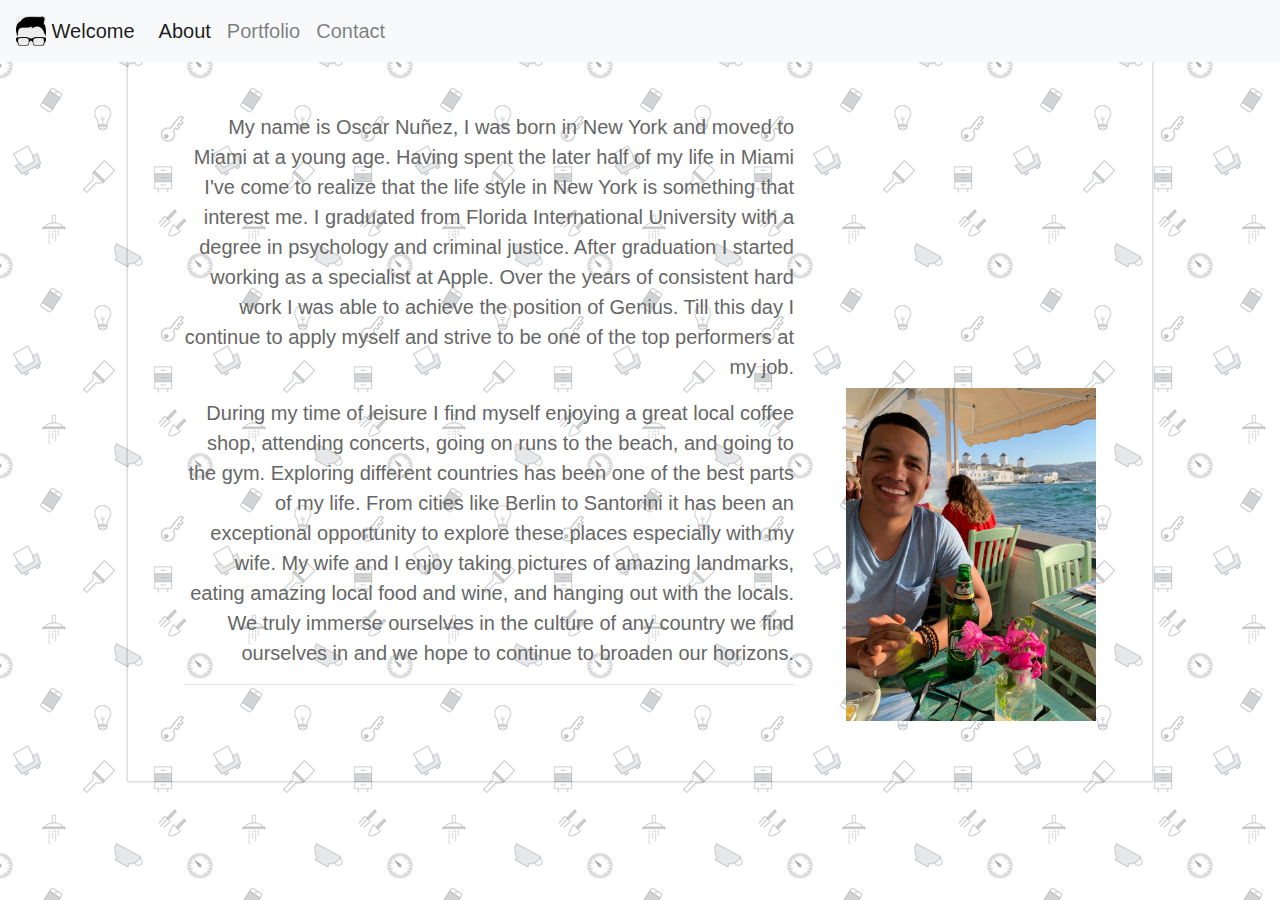
<file: index.html>
<!doctype html>
<html lang="en">
  <head>
    <!-- Required meta tags -->
    <meta charset="utf-8">
    <meta name="viewport" content="width=device-width, initial-scale=1, shrink-to-fit=no">

    <!-- Bootstrap CSS -->
    <link rel="stylesheet" href="https://stackpath.bootstrapcdn.com/bootstrap/4.4.1/css/bootstrap.min.css" integrity="sha384-Vkoo8x4CGsO3+Hhxv8T/Q5PaXtkKtu6ug5TOeNV6gBiFeWPGFN9MuhOf23Q9Ifjh" crossorigin="anonymous">

    <!-- local CSS -->
    <link rel="stylesheet" type="text/css" href="style.css">

    <title>Portfolio</title>
  </head>
  <body>
      <!--Nav-->
    <nav class="navbar navbar-expand-lg navbar-light bg-light">
        <a class="navbar-brand" href="#">
            <img src= "asset/images/glasses.jpg" width="30" height="30" class="d-inline-block align-top" alt="">
            Welcome
          </a>
        <button class="navbar-toggler" type="button" data-toggle="collapse" data-target="#navbarNav" aria-controls="navbarNav" aria-expanded="false" aria-label="Toggle navigation">
          <span class="navbar-toggler-icon"></span>
        </button>
        <div class="collapse navbar-collapse" id="navbarNav">
          <ul class="navbar-nav">
            <li class="nav-item active">
              <a class="nav-link" href="index.html">About<span class="sr-only">(current)</span></a>
            </li>
            <li class="nav-item">
              <a class="nav-link" href="portfolio.html">Portfolio</a>
            </li>
            <li class="nav-item">
              <a class="nav-link" href="contact.html">Contact</a>
            </li>
          </ul>
        </div>
      </nav>
<!--INFO-->



<main>
  <header>
    <div class="intro-text">
      <p>
        My name is Oscar Nuñez, I was born in New York and moved to Miami at a young age.
        Having spent the later half of my life in Miami I've come to realize that the life style in New York is something that interest me.
        I graduated from Florida International University with a degree in psychology and criminal justice. 
        After graduation I started working as a specialist at Apple. Over the years of consistent hard work I was able to achieve the position of Genius. 
        Till this day I continue to apply myself and strive to be one of the top performers at my job. 
    </p>
    <p>
        During my time of leisure I find myself enjoying a great local coffee shop, attending concerts, going on runs to the beach, and going to the gym. 
        Exploring different countries has been one of the best parts of my life. From cities like Berlin to Santorini it has been an exceptional opportunity to explore these places especially with my wife.
        My wife and I enjoy taking pictures of amazing landmarks, eating amazing local food and wine, and hanging out with the locals. 
        We truly immerse ourselves in the culture of any country we find ourselves in and we hope to continue to broaden our horizons.
    </p>
      <hr class="star-light"/><span class="skills"></span>
    </div><img src="asset/images/biopic.jpeg" alt="Me"/>
  </header>
      
    <!-- Optional JavaScript -->
    <!-- jQuery first, then Popper.js, then Bootstrap JS -->
    <script src="https://code.jquery.com/jquery-3.4.1.slim.min.js" integrity="sha384-J6qa4849blE2+poT4WnyKhv5vZF5SrPo0iEjwBvKU7imGFAV0wwj1yYfoRSJoZ+n" crossorigin="anonymous"></script>
    <script src="https://cdn.jsdelivr.net/npm/popper.js@1.16.0/dist/umd/popper.min.js" integrity="sha384-Q6E9RHvbIyZFJoft+2mJbHaEWldlvI9IOYy5n3zV9zzTtmI3UksdQRVvoxMfooAo" crossorigin="anonymous"></script>
    <script src="https://stackpath.bootstrapcdn.com/bootstrap/4.4.1/js/bootstrap.min.js" integrity="sha384-wfSDF2E50Y2D1uUdj0O3uMBJnjuUD4Ih7YwaYd1iqfktj0Uod8GCExl3Og8ifwB6" crossorigin="anonymous"></script>
  </body>
</html>
</file>
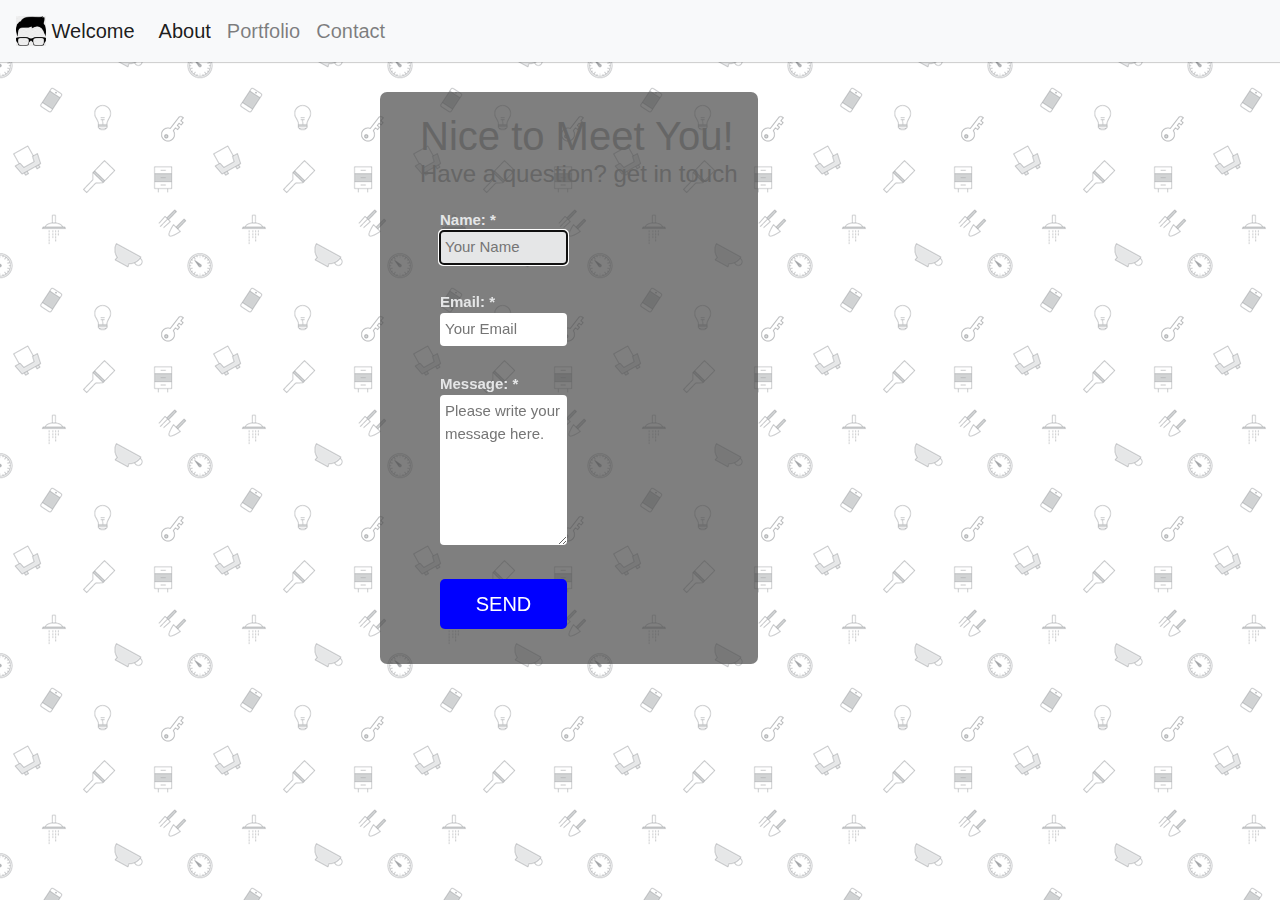
<file: contact.html>
<!doctype html>
<html lang="en">
  <head>
    <!-- Required meta tags -->
    <meta charset="utf-8">
    <meta name="viewport" content="width=device-width, initial-scale=1, shrink-to-fit=no">

    <!-- Bootstrap CSS -->
    <link rel="stylesheet" href="https://stackpath.bootstrapcdn.com/bootstrap/4.4.1/css/bootstrap.min.css" integrity="sha384-Vkoo8x4CGsO3+Hhxv8T/Q5PaXtkKtu6ug5TOeNV6gBiFeWPGFN9MuhOf23Q9Ifjh" crossorigin="anonymous"
    link href= "https://fonts.googleapis.com/css?family=Raleway";
    >
    

    <!-- local CSS -->
    <link rel="stylesheet" type="text/css" href="style.css">

    <title>Get in touch</title>
  </head>
  <body>
    <!--Nav-->
    <nav class="navbar navbar-expand-lg navbar-light bg-light">
      <a class="navbar-brand" href="#">
          <img src= "asset/images/glasses.jpg" width="30" height="30" class="d-inline-block align-top" alt="">
          Welcome
        </a>
      <button class="navbar-toggler" type="button" data-toggle="collapse" data-target="#navbarNav" aria-controls="navbarNav" aria-expanded="false" aria-label="Toggle navigation">
        <span class="navbar-toggler-icon"></span>
      </button>
      <div class="collapse navbar-collapse" id="navbarNav">
        <ul class="navbar-nav">
          <li class="nav-item active">
            <a class="nav-link" href="index.html">About<span class="sr-only">(current)</span></a>
          </li>
          <li class="nav-item">
            <a class="nav-link" href="portfolio.html">Portfolio</a>
          </li>
          <li class="nav-item">
            <a class="nav-link" href="contact.html">Contact</a>
          </li>
        </ul>
      </div>
    </nav>
    <!--contact form-->
    <div id="contact-form">
      <div>
        <h1>Nice to Meet You!</h1> 
        <h4>Have a question? get in touch</h4> 
      </div>
        <p id="failure">message not sent.</p>  
        <p id="success">Your message was sent successfully.</p>
    
           <form method="post" action="/">
          <div>
              <label for="name">
                <span class="required">Name: *</span> 
                <input type="text" id="name" name="name" value="" placeholder="Your Name" required="required" tabindex="1" autofocus="autofocus" />
              </label> 
          </div>
          <div>
              <label for="email">
                <span class="required">Email: *</span>
                <input type="email" id="email" name="email" value="" placeholder="Your Email" tabindex="2" required="required" />
              </label>  
          </div>		          
              
          <div>		          
              <label for="message">
                <span class="required">Message: *</span> 
                <textarea id="message" name="message" placeholder="Please write your message here." tabindex="5" required="required"></textarea> 
              </label>  
          </div>
          <div>		           
              <button name="submit" type="submit" id="submit" >SEND</button> 
          </div>
           </form>
    
      </div>

    <footer>
  
    </footer>

    <!-- Optional JavaScript -->
    <!-- jQuery first, then Popper.js, then Bootstrap JS -->
    <script src="https://code.jquery.com/jquery-3.4.1.slim.min.js" integrity="sha384-J6qa4849blE2+poT4WnyKhv5vZF5SrPo0iEjwBvKU7imGFAV0wwj1yYfoRSJoZ+n" crossorigin="anonymous"></script>
    <script src="https://cdn.jsdelivr.net/npm/popper.js@1.16.0/dist/umd/popper.min.js" integrity="sha384-Q6E9RHvbIyZFJoft+2mJbHaEWldlvI9IOYy5n3zV9zzTtmI3UksdQRVvoxMfooAo" crossorigin="anonymous"></script>
    <script src="https://stackpath.bootstrapcdn.com/bootstrap/4.4.1/js/bootstrap.min.js" integrity="sha384-wfSDF2E50Y2D1uUdj0O3uMBJnjuUD4Ih7YwaYd1iqfktj0Uod8GCExl3Og8ifwB6" crossorigin="anonymous"></script>
  </body>
</html>
</file>
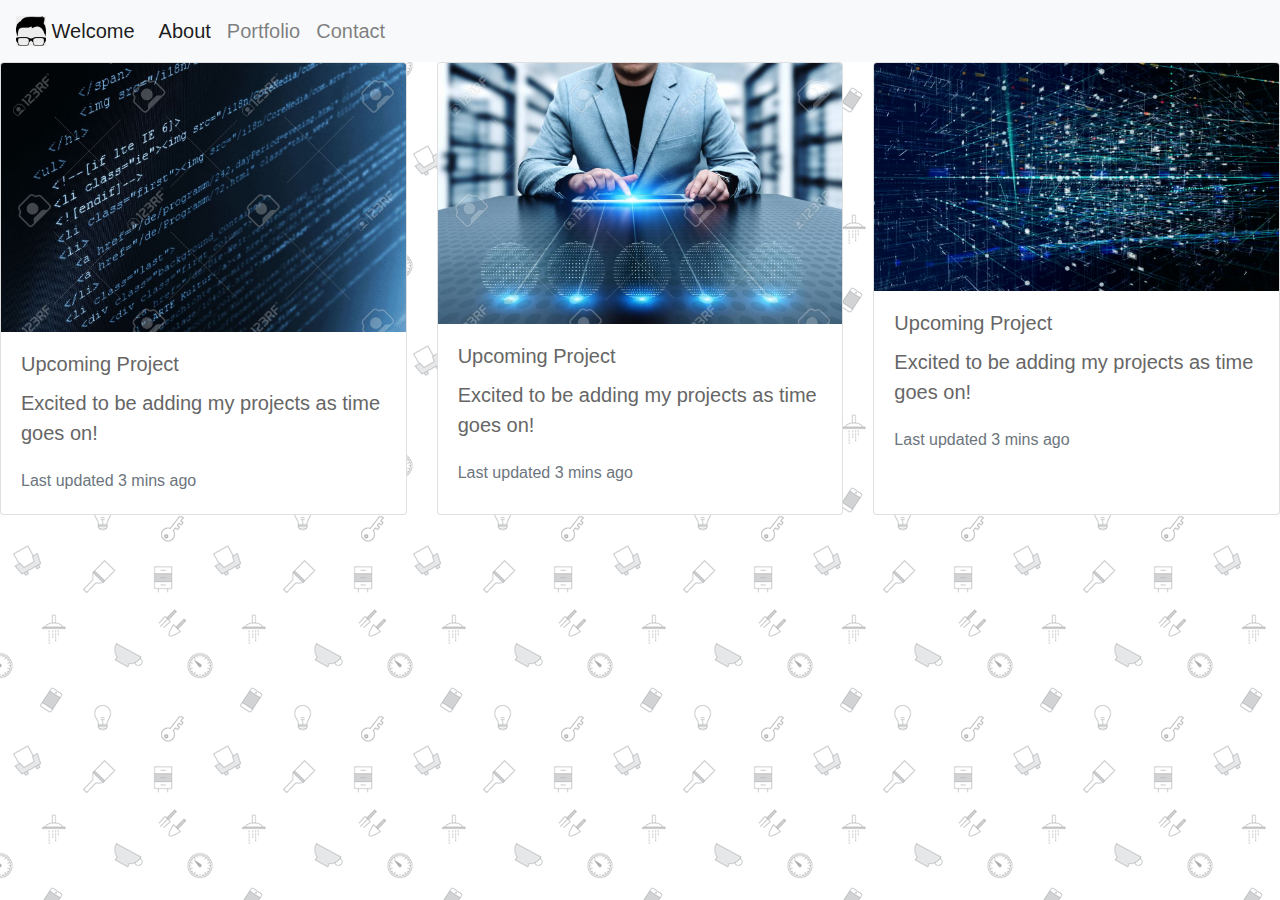
<file: portfolio.html>
<!doctype html>
<html lang="en">
  <head>
    <!-- Required meta tags -->
    <meta charset="utf-8">
    <meta name="viewport" content="width=device-width, initial-scale=1, shrink-to-fit=no">

    <!-- Bootstrap CSS -->
    <link rel="stylesheet" href="https://stackpath.bootstrapcdn.com/bootstrap/4.4.1/css/bootstrap.min.css" integrity="sha384-Vkoo8x4CGsO3+Hhxv8T/Q5PaXtkKtu6ug5TOeNV6gBiFeWPGFN9MuhOf23Q9Ifjh" crossorigin="anonymous">

    <!-- local CSS -->
    <link rel="stylesheet" type="text/css" href="style.css">

    <title>Project</title>
  </head>
  <body>
    <!--Nav-->
    <nav class="navbar navbar-expand-lg navbar-light bg-light">
      <a class="navbar-brand" href="#">
          <img src= "asset/images/glasses.jpg" width="30" height="30" class="d-inline-block align-top" alt="">
          Welcome
        </a>
      <button class="navbar-toggler" type="button" data-toggle="collapse" data-target="#navbarNav" aria-controls="navbarNav" aria-expanded="false" aria-label="Toggle navigation">
        <span class="navbar-toggler-icon"></span>
      </button>
      <div class="collapse navbar-collapse" id="navbarNav">
        <ul class="navbar-nav">
          <li class="nav-item active">
            <a class="nav-link" href="index.html">About<span class="sr-only">(current)</span></a>
          </li>
          <li class="nav-item">
            <a class="nav-link" href="portfolio.html">Portfolio</a>
          </li>
          <li class="nav-item">
            <a class="nav-link" href="contact.html">Contact</a>
          </li>
        </ul>
      </div>
    </nav>

    <!--portfolio-->
    <div class="card-deck">
      <div class="card">
        <img src="asset/images/card1.jpg" class="card-img-top" alt="technology">
        <div class="card-body">
          <h5 class="card-title">Upcoming Project</h5>
          <p class="card-text">Excited to be adding my projects as time goes on!</p>
          <p class="card-text"><small class="text-muted">Last updated 3 mins ago</small></p>
        </div>
      </div>
      <div class="card">
        <img src="asset/images/card2.jpg" class="card-img-top" alt="technology">
        <div class="card-body">
          <h5 class="card-title">Upcoming Project</h5>
          <p class="card-text">Excited to be adding my projects as time goes on!</p>
          <p class="card-text"><small class="text-muted">Last updated 3 mins ago</small></p>
        </div>
      </div>
      <div class="card">
        <img src="asset/images/card3.jpg" class="card-img-top" alt="technology">
        <div class="card-body">
          <h5 class="card-title">Upcoming Project</h5>
          <p class="card-text">Excited to be adding my projects as time goes on!</p>
          <p class="card-text"><small class="text-muted">Last updated 3 mins ago</small></p>
        </div>
      </div>
    </div>

    <!-- Optional JavaScript -->
    <!-- jQuery first, then Popper.js, then Bootstrap JS -->
    <script src="https://code.jquery.com/jquery-3.4.1.slim.min.js" integrity="sha384-J6qa4849blE2+poT4WnyKhv5vZF5SrPo0iEjwBvKU7imGFAV0wwj1yYfoRSJoZ+n" crossorigin="anonymous"></script>
    <script src="https://cdn.jsdelivr.net/npm/popper.js@1.16.0/dist/umd/popper.min.js" integrity="sha384-Q6E9RHvbIyZFJoft+2mJbHaEWldlvI9IOYy5n3zV9zzTtmI3UksdQRVvoxMfooAo" crossorigin="anonymous"></script>
    <script src="https://stackpath.bootstrapcdn.com/bootstrap/4.4.1/js/bootstrap.min.js" integrity="sha384-wfSDF2E50Y2D1uUdj0O3uMBJnjuUD4Ih7YwaYd1iqfktj0Uod8GCExl3Og8ifwB6" crossorigin="anonymous"></script>
  </body>
</html>
</file>
<file: style.css>
.name {
    background-color: #4aaaa5;
    color: white;
    height: 100px;
}

@media only screen and (max-width: 580px){
    .card-deck{

    }
}

/*contact css*/

html{
    background-image: url("asset/images/doodles.png");
    height:100%;
    background-color: #000;
 }
 * {
    box-sizing:border-box;
    -webkit-box-sizing:border-box;
    -moz-box-sizing:border-box;
    -webkit-font-smoothing:antialiased;
    -moz-font-smoothing:antialiased;
    -o-font-smoothing:antialiased;
    font-smoothing:antialiased;
    text-rendering:optimizeLegibility;
 }
 body {
    color: #C0C0C0;
    font-family: Arial, san-serif;
 }
 
 h1 {
    margin: 10px 0 0 0;
 }
 h4{
    margin: 0 0 20px 0;
 }
 #contact-form {
    background-color:rgba(72,72,72,0.7);
    padding: 10px 20px 30px 40px;
    max-width:100%;
    float: left;
    left: 50%;
    position: absolute;
    margin-top:30px;
    margin-left: -260px;
    border-radius:7px;
    -webkit-border-radius:7px;
    -moz-border-radius:7px;
 }
 #contact-form input,   
 #contact-form select,   
 #contact-form textarea,   
 #contact-form label { 
    font-size: 15px;  
    margin-bottom: 2px;
    font-family: Arial, san-serif;
 } 
 #contact-form input,   
 #contact-form select,   
 #contact-form textarea { 
    width:100%;
    background: #fff;
    border: 0; 
    -moz-border-radius: 4px;  
    -webkit-border-radius: 4px;  
    border-radius: 4px;
    margin-bottom: 25px;  
    padding: 5px;  
 }  
 #contact-form input:focus,   
 #contact-form select:focus,   
 #contact-form textarea:focus {  
    background-color: #E5E6E7; 
 }  
 #contact-form textarea {
    width:100%;
    height: 150px;
 }
 #contact-form button[type="submit"] {
    cursor:pointer;
    width:100%;
    border:none;
    background:blue;
    background-image:linear-gradient(bottom, blue 0%, blue 52%);
    background-image:-moz-linear-gradient(bottom, blue 0%, blue 52%);
    background-image:-webkit-linear-gradient(bottom, blue 0%, blue 52%);
    color:#FFF;
    margin:0 0 5px;
    padding:10px;
    border-radius:5px;
 }
 #contact-form button[type="submit"]:hover {
    background-image:linear-gradient(bottom, blue 0%, blue 52%);
    background-image:-moz-linear-gradient(bottom,blue 0%, #A82767 52%);
    background-image:-webkit-linear-gradient(bottom, #9C215A 0%, blue 52%);
    -webkit-transition:background 0.3s ease-in-out;
    -moz-transition:background 0.3s ease-in-out;
    transition:background-color 0.3s ease-in-out;
 }
 #contact-form button[type="submit"]:active {
    box-shadow:inset 0 1px 3px rgba(0,0,0,0.5);
 }
 input:required, textarea:required {  
    box-shadow: none;
    -moz-box-shadow: none;  
    -webkit-box-shadow: none;  
    -o-box-shadow: none;  
 } 
 #contact-form .required {  
    font-weight:bold;  
    color: #E5E6E7;      
 }
 
 
 #failure, #success {
    color: #6EA070; 
    display:none;  
 }
 
 /* form on smaller screens */
 @media only screen and (max-width: 580px) {
    #contact-form{
       left: 3%;
       margin-right: 3%;
       width: 88%;
       margin-left: 0;
       padding-left: 3%;
       padding-right: 3%;
    }
 }
/* index*/
body{
    margin:0;
    padding:0;
    color:#666;
    background-image: url("asset/images/doodles.png");
    font-family:"Helvetica Neue",Helvetica,Arial,sans-serif;
    font-size:20px;
  }
  h2,h3{
    color:orange;
    font-weight:bold;
    text-align:center;
    text-transform:uppercase;
  }
  a{
    color:#722872;
  }
  a:hover,a:focus{color:black;
  }
  #banner .container, 
  main header, 
  #portfolio .grid, 
  #contact>div,
  footer #footer-above{
    display:-webkit-box;
    display:-webkit-flex;
    display:-ms-flexbox;
    display:flex;
    -webkit-flex-flow:row wrap;
        -ms-flex-flow:row wrap;
            flex-flow:row wrap;
    -webkit-justify-content:space-around;
        -ms-flex-pack:distribute;
            justify-content:space-around;
    -webkit-box-align:start;
    -webkit-align-items:flex-start;
        -ms-flex-align:start;
            align-items:flex-start;
    margin:0 auto; 
  }
  #banner{
    background-color:orange !important;
    height:80px;
    box-shadow:0px 2px 2px 1px rgba(0, 0, 0, 0.2);
    border-color:#592059;
  }
  #banner .container{width:95%;max-width:1024px;-webkit-box-pack:justify;-webkit-justify-content:space-between;-ms-flex-pack:justify;justify-content:space-between;-webkit-box-align:center;-webkit-align-items:center;-ms-flex-align:center;-ms-grid-row-align:center;align-items:center;
  }
  #banner .container::before, #banner .container::after{display:none
  }
  #banner img{height:50px;margin:15px 0;
  }

  @media(max-width:768px){
    
  }
  #top{
    height:80px;
    display:block;
  }
  main >*:not(.scroll-top){max-width:1024px;margin:0 auto;box-shadow:0px 0px 2px 1px rgba(0, 0, 0, 0.2);
  }
  main header{
      background-image: url("asset/images/doodles.png")
    color:;text-align:right;padding:70px 10% 50px;-webkit-box-align:end;-webkit-align-items:flex-end;-ms-flex-align:end;-ms-grid-row-align:flex-end;align-items:flex-end;-webkit-align-content:space-around;-ms-flex-line-pack:distribute;align-content:space-around;
  }
  @media(min-width:1023px){
    main header{padding:50px 30px;
    }
  }
  main header img{
    margin:30px 0 10px;
      max-width:%;
      height:auto;
      width:250px;
  }
  main header .intro-text{max-width:675px;text-align:center;margin-bottom:30px;
  }
  @media(min-width:1023px){
    main header .intro-text{text-align:right;width:610px;
    }
  }
  main header .intro-text .skills{font-size:1.15em;
  }
  main section{background:black;padding:40px 0;
  }
  main section#contact>div{margin:0px auto;
  }
  main section#contact>div>div{width:80%;
  }
  main section#contact>div>div p{margin:60px auto 0;max-width:700px;
  }
  @media(min-width:1023px){
    main section#contact>div>div{max-width:38%;
    }
    main section#contact>div>div p{margin-top:35px;
    }
    main section#contact>div>div p:last-child{margin-top:270px;
    }
  }
  #portfolio .grid{padding:0;max-width:90%;list-style:none;margin-top:20px;
  }
  #portfolio .grid li{margin:20px;max-width:600px;
  }
  @media(min-width:1023px){
    #portfolio .grid li{max-width:420px;
    }
  }
  #portfolio img{max-width:100%;height:auto;display:block;
  }
  form{
    width:80%;
  }
  @media(min-width:1023px){
    form{width:40%;margin-left:20px;
    }
  }
  form .row:first-child .form-item{border-top:1px solid #fff;
  }
  .form-item{position:relative;margin-bottom:10px;padding-bottom:10px;border-bottom:1px solid #bbb;
  }
  .form-item input, .form-item textarea{z-index:1;position:relative;padding-right:0;padding-left:0;border:0;border-radius:0;font-size:1.5em;background:0 0;box-shadow:none!important;resize:none;width:100%;
  }
  .form-item input:focus, .form-item textarea:focus{outline:0
  }
  .form-item label{display:block;z-index:0;position:relative;top:2em;margin:0;font-size:.85em;line-height:1.764705882em;vertical-align:middle;vertical-align:baseline;opacity:0;-webkit-transition:top .3s ease,opacity .3s ease;transition:top .3s ease,opacity .3s ease;
  }
  .form-item-filled label{top:0;opacity:1;color:#aaa;
  }
  .form-item-focused label{color:#722872;
  }
  footer{
    color:;
    background-color:;
    text-align:center;
    box-shadow:0px 0px 1px 1px rgba(0, 0, 0, 0.2);
  }
  footer h3{margin-bottom:30px;color:#fff;
  }
  #footer-above{padding-top:50px;width:80%;
  }
  #footer-above div{margin-bottom:50px;width:250px;
  }
  #footer-above ul{padding:0;
  }
  #footer-above li{display:inline;
  }
  #footer-below{box-shadow:0px 0px 1px 1px rgba(0, 0, 0, 0.2);padding:25px 0;background-color:orange;text-align:center;
  }
  .button{
    color:#fff;
    border:solid 2px #fff;
    border-radius:50%;
    display:inline-block;
    width:50px;
    height:50px;
    text-align:center;
    font-size:20px;
    line-height:48px;
    -webkit-transition:all .3s ease-in-out;
    transition:all .3s ease-in-out;
  }
  .button:hover{border:solid 2px #fff;color:#722872;background:#fff;
  }
  .scroll-top{
    z-index:1049;
    position:fixed; 
    visibility:visible;
    bottom:2%;right:2%;
  }
  .scroll-top a{background:#722872;
  }
  .scroll-top a:hover, .scroll-top a:focus{color:#722872;background-color:#bbb;border-color:#722872;
  }
  @media(min-width:768px){
    .scroll-top a{visibility:hidden;
    }
  }
  hr.star-bright, hr.star-dark{margin:40px auto 30px;padding:0;max-width:512px;border:0;border-top:solid 5px;text-align:center;
  }
  @media(min-width:1023px){
    header hr.star-bright, header hr.star-dark{margin-right:0;text-align:right;
    }
    header hr.star-bright:after, header hr.star-dark:after{right:-10px;
    }
  }
  hr.star-bright:after, hr.star-dark:after{content:'\f121';font-family:FontAwesome;display:inline-block;position:relative;top:-.8em;padding:0 .25em;font-size:2em;
  }
  hr.star-bright{border-color:#fff;
  }
  hr.star-bright:after{color:#fff;background-color:#aaa;
  }
  hr.star-dark{border-color:#888;
  }
  hr.star-dark:after{color:#888;background-color:#eee;
  }
</file>
